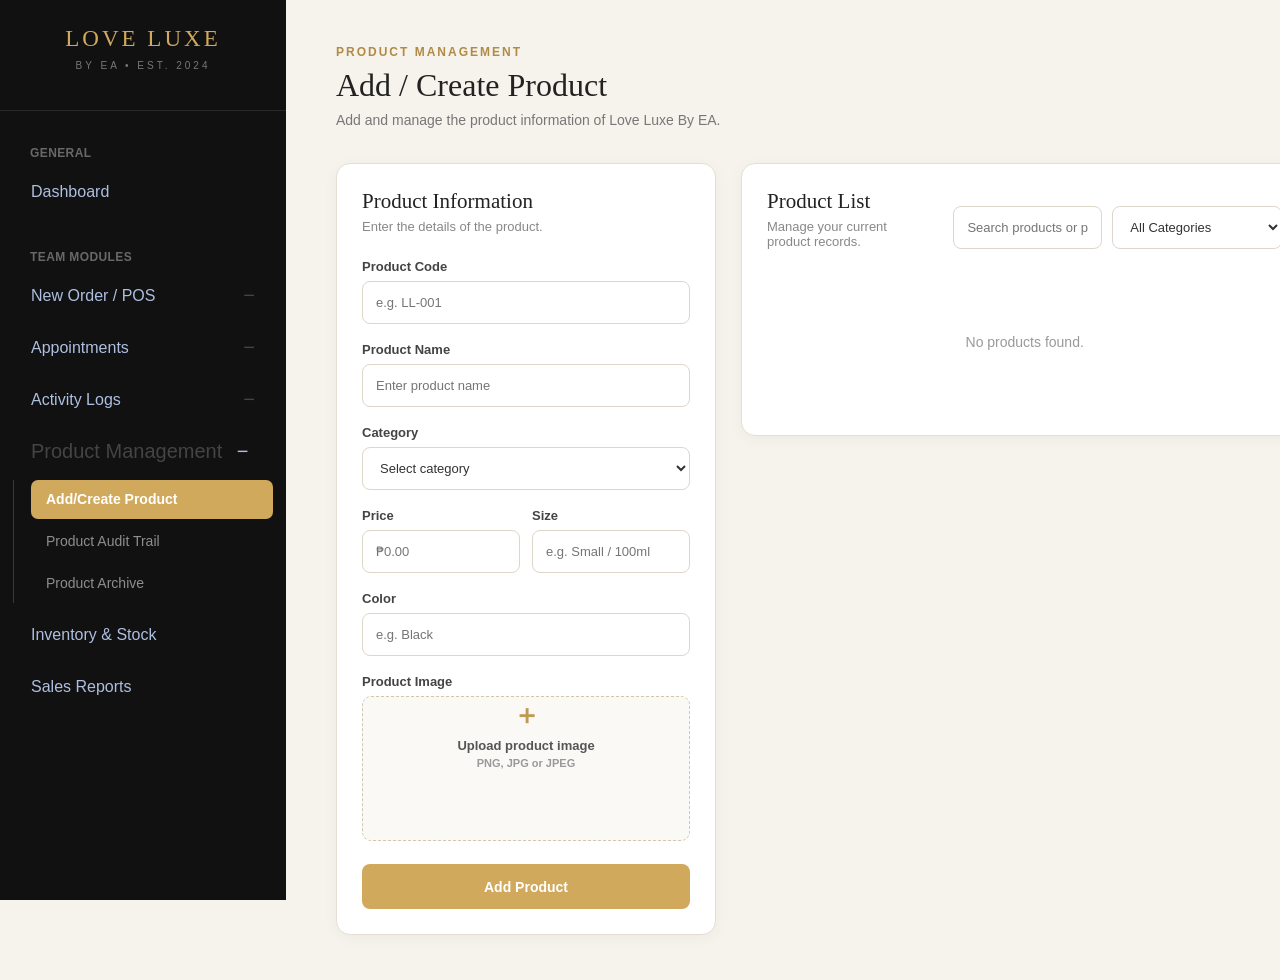
<file: index.html>
<!DOCTYPE html>
<html lang="en">
<head>
    <meta charset="UTF-8">
    <meta name="viewport" content="width=device-width, initial-scale=1.0">
    <title>Love Luxe By EA - Product Management</title>
    <link rel="stylesheet" href="index.css">
</head>
<body>

<aside class="sidebar">

    <div class="brand">
        <h1>LOVE LUXE</h1>
        <p>BY EA • EST. 2024</p>
    </div>

    <div class="menu-title">
        GENERAL
    </div>

    <a href="#" class="nav">
        Dashboard
    </a>

    <div class="menu-title">
        TEAM MODULES
    </div>

    <a href="#" class="nav">
        New Order / POS
        <span>−</span>
    </a>

    <a href="#" class="nav">
        Appointments
        <span>−</span>
    </a>

    <a href="#" class="nav">
        Activity Logs
        <span>−</span>
    </a>

    <div class="product-section">

        <a href="index.html" class="nav product-parent" id="productParent">
            <span>Product Management</span>

            <button
                type="button"
                class="menu-toggle"
                id="productToggle"
                onclick="toggleProductMenu(event)"
            >
                −
            </button>
        </a>

        <div class="submenu" id="productMenu">

            <a href="index.html" class="subnav" data-page="index.html">
                Add/Create Product
            </a>

            <a href="audit.html" class="subnav" data-page="audit.html">
                Product Audit Trail
            </a>

            <a href="archive.html" class="subnav" data-page="archive.html">
                Product Archive
            </a>

        </div>

    </div>

    <a href="#" class="nav">
        Inventory & Stock
    </a>

    <a href="#" class="nav">
        Sales Reports
    </a>

</aside>

<main class="main-content">

    <div class="page-header">

        <div>
            <p class="eyebrow">PRODUCT MANAGEMENT</p>

            <h2>Add / Create Product</h2>

            <p class="subtitle">
                Add and manage the product information of Love Luxe By EA.
            </p>
        </div>

    </div>

    <section class="content-grid">

        <div class="form-card">

            <div class="card-title">
                <h3>Product Information</h3>

                <p>
                    Enter the details of the product.
                </p>
            </div>

            <div class="form-group">

                <label for="productCode">
                    Product Code
                </label>

                <input
                    type="text"
                    id="productCode"
                    placeholder="e.g. LL-001"
                >

            </div>

            <div class="form-group">

                <label for="productName">
                    Product Name
                </label>

                <input
                    type="text"
                    id="productName"
                    placeholder="Enter product name"
                >

            </div>

            <div class="form-group">

                <label for="category">
                    Category
                </label>

                <select id="category">

                    <option value="">
                        Select category
                    </option>

                    <option value="Bags">
                        Bags
                    </option>

                    <option value="Clothing">
                        Clothing
                    </option>

                    <option value="Perfumes">
                        Perfumes
                    </option>

                    <option value="Body Care Products">
                        Body Care Products
                    </option>

                </select>

            </div>

            <div class="form-row">

                <div class="form-group">

                    <label for="price">
                        Price
                    </label>

                    <input
                        type="number"
                        id="price"
                        placeholder="₱0.00"
                    >

                </div>

                <div class="form-group">

                    <label for="size">
                        Size
                    </label>

                    <input
                        type="text"
                        id="size"
                        placeholder="e.g. Small / 100ml"
                    >

                </div>

            </div>

            <div class="form-group" id="colorGroup">

                <label for="color">
                    Color
                </label>

                <input
                    type="text"
                    id="color"
                    placeholder="e.g. Black"
                >

            </div>

            <div class="form-group">

                <label for="productImage">
                    Product Image
                </label>

                <label class="upload-box">

                    <input
                        type="file"
                        id="productImage"
                        accept="image/*"
                    >

                    <div id="uploadText">

                        <span>＋</span>

                        <p>
                            Upload product image
                        </p>

                        <small>
                            PNG, JPG or JPEG
                        </small>

                    </div>

                    <img
                        id="imagePreview"
                        alt="Product Preview"
                    >

                </label>

            </div>

            <button
                class="add-btn"
                onclick="addProduct()"
            >
                Add Product
            </button>

        </div>

        <div class="products-card">

            <div class="products-header">

                <div>

                    <h3>
                        Product List
                    </h3>

                    <p>
                        Manage your current product records.
                    </p>

                </div>

                <div class="filters">

                    <input
                        type="text"
                        id="searchInput"
                        placeholder="Search products or product code..."
                        oninput="displayProducts()"
                    >

                    <select
                        id="filterCategory"
                        onchange="displayProducts()"
                    >

                        <option value="">
                            All Categories
                        </option>

                        <option value="Bags">
                            Bags
                        </option>

                        <option value="Clothing">
                            Clothing
                        </option>

                        <option value="Perfumes">
                            Perfumes
                        </option>

                        <option value="Body Care Products">
                            Body Care Products
                        </option>

                    </select>

                </div>

            </div>

            <div id="productContainer">

                <div class="empty">
                    No products found.
                </div>

            </div>

        </div>

    </section>

</main>

<script src="script.js"></script>

</body>
</html>
</file>
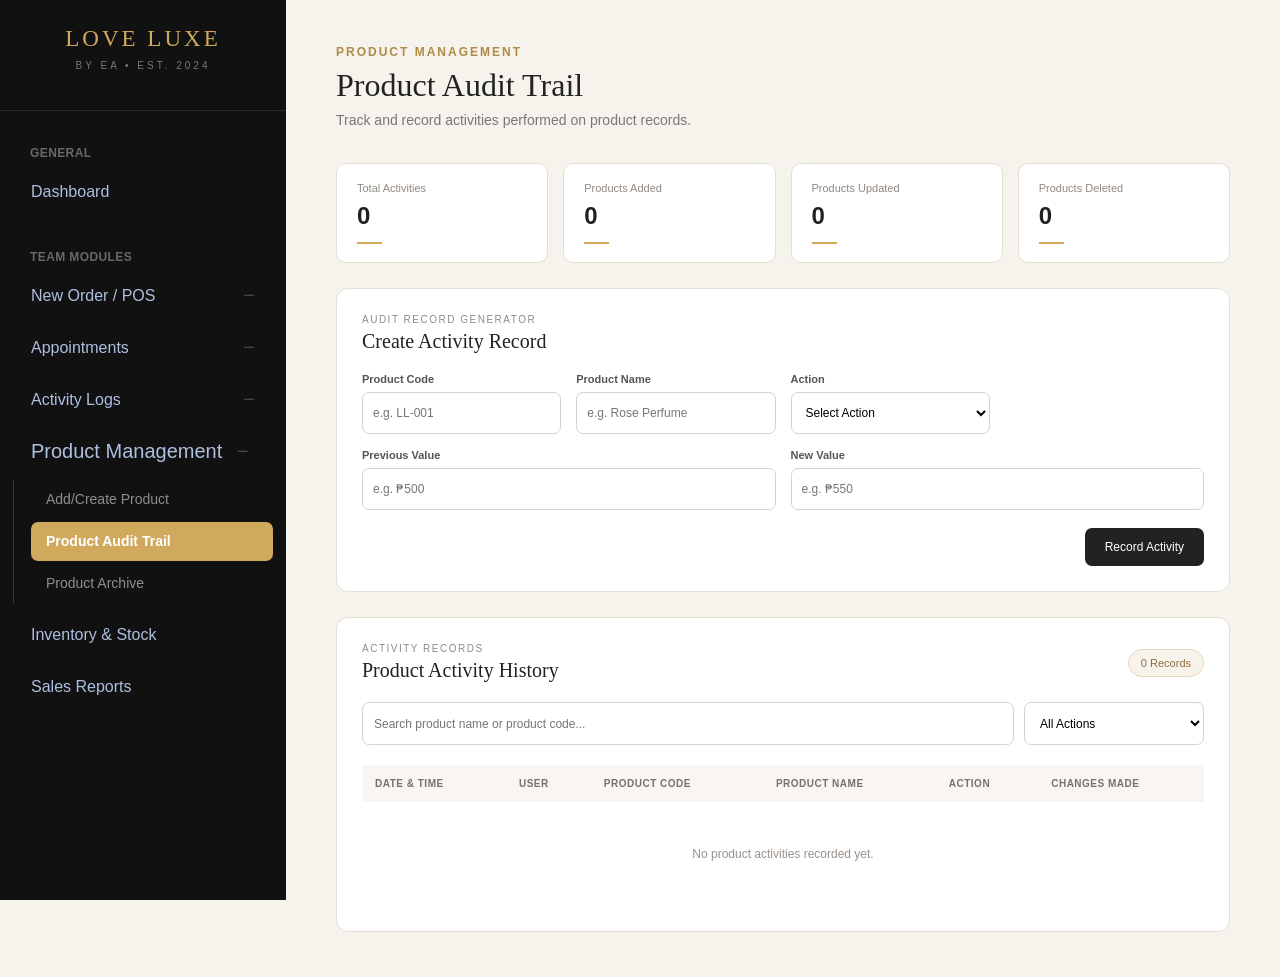
<file: audit.html>
<!DOCTYPE html>
<html lang="en">
<head>
    <meta charset="UTF-8">
    <meta name="viewport" content="width=device-width, initial-scale=1.0">
    <title>Love Luxe By EA - Product Audit Trail</title>
    <link rel="stylesheet" href="audit.css">
</head>
<body>

<aside class="sidebar">

    <div class="brand">
        <h1>LOVE LUXE</h1>
        <p>BY EA • EST. 2024</p>
    </div>

    <div class="menu-title">
        GENERAL
    </div>

    <a href="#" class="nav">
        Dashboard
    </a>

    <div class="menu-title">
        TEAM MODULES
    </div>

    <a href="#" class="nav">
        New Order / POS
        <span>−</span>
    </a>

    <a href="#" class="nav">
        Appointments
        <span>−</span>
    </a>

    <a href="#" class="nav">
        Activity Logs
        <span>−</span>
    </a>

    <div class="product-section">

        <a href="index.html" class="nav product-parent">
            <span>Product Management</span>

            <button
                type="button"
                class="menu-toggle"
                onclick="toggleProductMenu(event)"
                id="productArrow"
            >
                −
            </button>
        </a>

        <div class="submenu" id="productMenu">

            <a
                href="index.html"
                class="subnav"
                data-page="index.html"
            >
                Add/Create Product
            </a>

            <a
                href="audit.html"
                class="subnav"
                data-page="audit.html"
            >
                Product Audit Trail
            </a>

            <a
                href="archive.html"
                class="subnav"
                data-page="archive.html"
            >
                Product Archive
            </a>

        </div>

    </div>

    <a href="#" class="nav">
        Inventory & Stock
    </a>

    <a href="#" class="nav">
        Sales Reports
    </a>

</aside>

<main class="main-content">

    <div class="page-header">

        <div>
            <p class="eyebrow">
                PRODUCT MANAGEMENT
            </p>

            <h2>
                Product Audit Trail
            </h2>

            <p class="subtitle">
                Track and record activities performed on product records.
            </p>
        </div>

    </div>

    <section class="summary-grid">

        <div class="summary-card">

            <p>
                Total Activities
            </p>

            <h2 id="totalActivities">
                0
            </h2>

            <div class="summary-line"></div>

        </div>

        <div class="summary-card">

            <p>
                Products Added
            </p>

            <h2 id="addedCount">
                0
            </h2>

            <div class="summary-line"></div>

        </div>

        <div class="summary-card">

            <p>
                Products Updated
            </p>

            <h2 id="updatedCount">
                0
            </h2>

            <div class="summary-line"></div>

        </div>

        <div class="summary-card">

            <p>
                Products Deleted
            </p>

            <h2 id="deletedCount">
                0
            </h2>

            <div class="summary-line"></div>

        </div>

    </section>

    <section class="generator-section">

        <div class="section-header">

            <div>
                <p class="small-title">
                    AUDIT RECORD GENERATOR
                </p>

                <h2>
                    Create Activity Record
                </h2>
            </div>

        </div>

        <form id="auditForm">

            <div class="form-grid">

                <div class="form-group">

                    <label for="productCode">
                        Product Code
                    </label>

                    <input
                        type="text"
                        id="productCode"
                        placeholder="e.g. LL-001"
                        required
                    >

                </div>

                <div class="form-group">

                    <label for="productName">
                        Product Name
                    </label>

                    <input
                        type="text"
                        id="productName"
                        placeholder="e.g. Rose Perfume"
                        required
                    >

                </div>

                <div class="form-group">

                    <label for="action">
                        Action
                    </label>

                    <select
                        id="action"
                        required
                    >

                        <option value="">
                            Select Action
                        </option>

                        <option value="Added">
                            Added
                        </option>

                        <option value="Updated">
                            Updated
                        </option>

                        <option value="Deleted">
                            Deleted
                        </option>

                    </select>

                </div>

            </div>

            <div class="change-grid">

                <div class="form-group">

                    <label for="previousValue">
                        Previous Value
                    </label>

                    <input
                        type="text"
                        id="previousValue"
                        placeholder="e.g. ₱500"
                    >

                </div>

                <div class="form-group">

                    <label for="newValue">
                        New Value
                    </label>

                    <input
                        type="text"
                        id="newValue"
                        placeholder="e.g. ₱550"
                    >

                </div>

            </div>

            <div class="form-actions">

                <button
                    type="submit"
                    class="record-button"
                >
                    Record Activity
                </button>

            </div>

        </form>

    </section>

    <section class="audit-section">

        <div class="section-header">

            <div>

                <p class="small-title">
                    ACTIVITY RECORDS
                </p>

                <h2>
                    Product Activity History
                </h2>

            </div>

            <span
                class="record-count"
                id="recordCount"
            >
                0 Records
            </span>

        </div>

        <div class="toolbar">

            <input
                type="text"
                id="searchInput"
                placeholder="Search product name or product code..."
                oninput="displayAudit()"
            >

            <select
                id="actionFilter"
                onchange="displayAudit()"
            >

                <option value="">
                    All Actions
                </option>

                <option value="Added">
                    Added
                </option>

                <option value="Updated">
                    Updated
                </option>

                <option value="Deleted">
                    Deleted
                </option>

            </select>

        </div>

        <div class="table-container">

            <table>

                <thead>

                    <tr>
                        <th>Date & Time</th>
                        <th>User</th>
                        <th>Product Code</th>
                        <th>Product Name</th>
                        <th>Action</th>
                        <th>Changes Made</th>
                    </tr>

                </thead>

                <tbody id="auditTable"></tbody>

            </table>

            <div
                id="emptyMessage"
                class="empty"
            >
                No product activities recorded yet.
            </div>

        </div>

    </section>

</main>

<script src="audit.js"></script>

</body>
</html>
</file>
<file: index.css>
* {
    box-sizing: border-box;
    margin: 0;
    padding: 0;
}

body {
    font-family: Arial, sans-serif;
    background: #f6f3ed;
    color: #222;
}

.sidebar {
    position: fixed;
    left: 0;
    top: 0;
    width: 286px;
    height: 100vh;
    background: #111111;
    color: white;
    z-index: 1000;
    overflow-y: auto;
}

.brand {
    height: 111px;
    border-bottom: 1px solid #292929;
    text-align: center;
    padding-top: 26px;
}

.brand h1 {
    font-family: Georgia, serif;
    font-size: 23px;
    font-weight: 500;
    letter-spacing: 3px;
    color: #d0a95c;
}

.brand p {
    color: #777;
    font-size: 10px;
    letter-spacing: 3px;
    margin-top: 8px;
}

.menu-title {
    color: #686868;
    font-size: 12px;
    font-weight: bold;
    letter-spacing: .4px;
    margin: 35px 30px 8px;
}

.nav {
    display: flex;
    align-items: center;
    justify-content: space-between;
    margin: 0 13px 5px;
    padding: 13px 18px;
    min-height: 47px;
    border-radius: 9px;
    color: #aebfe0;
    text-decoration: none;
    font-size: 16px;
    line-height: 21px;
    transition: background .2s, color .2s;
}

.nav:hover {
    background: #1e1e1e;
}

.nav span {
    color: #444;
    font-size: 20px;
}

.product-section {
    width: 100%;
}

.nav.product-parent {
    width: calc(100% - 26px);
    height: 47px;
    display: flex;
    align-items: center;
    justify-content: space-between;
    color: #aebfe0;
    font-weight: normal;
}

.nav.product-parent:hover {
    background: #1e1e1e;
    color: #aebfe0;
}

.nav.product-parent.active {
    background: #d0a95c;
    color: white;
    font-weight: bold;
}

.menu-toggle {
    flex: 0 0 25px;
    width: 25px;
    height: 25px;
    min-width: 25px;
    min-height: 25px;
    margin: 0;
    padding: 0;
    border: none;
    background: transparent;
    color: inherit;
    font-size: 20px;
    line-height: 25px;
    cursor: pointer;
}

.submenu {
    margin: 2px 13px 8px;
    padding-left: 17px;
    border-left: 1px solid #393939;
}

.subnav {
    display: flex;
    align-items: center;
    width: 100%;
    height: 39px;
    min-height: 39px;
    padding: 10px 15px;
    margin-bottom: 3px;
    border-radius: 7px;
    color: #8e8e8e;
    text-decoration: none;
    font-size: 14px;
    line-height: 19px;
    font-weight: normal;
    transition: background .2s, color .2s;
}

.subnav:hover {
    background: #1e1e1e;
    color: #d0a95c;
}

.subnav.active {
    background: #d0a95c;
    color: white;
    font-weight: bold;
}

.main-content {
    width: calc(100% - 286px);
    margin-left: 286px;
    min-height: 100vh;
    padding: 45px 50px;
}

.page-header {
    margin-bottom: 35px;
}

.eyebrow {
    color: #b08b45;
    font-size: 12px;
    font-weight: bold;
    letter-spacing: 2px;
    margin-bottom: 8px;
}

.page-header h2 {
    font-family: Georgia, serif;
    font-size: 32px;
    font-weight: 500;
    color: #222;
}

.subtitle {
    margin-top: 8px;
    color: #777;
    font-size: 14px;
}

.content-grid {
    display: grid;
    grid-template-columns: 380px 1fr;
    gap: 25px;
    align-items: start;
}

.form-card,
.products-card {
    background: white;
    border: 1px solid #e5dfd3;
    border-radius: 14px;
    padding: 25px;
    box-shadow: 0 3px 15px rgba(0, 0, 0, 0.04);
}

.card-title {
    margin-bottom: 25px;
}

.card-title h3,
.products-header h3 {
    font-family: Georgia, serif;
    font-size: 21px;
    font-weight: 500;
}

.card-title p,
.products-header p {
    color: #888;
    font-size: 13px;
    margin-top: 5px;
}

.form-group {
    margin-bottom: 18px;
}

.form-group label {
    display: block;
    font-size: 13px;
    font-weight: bold;
    margin-bottom: 7px;
    color: #444;
}

.form-group input,
.form-group select,
.filters input,
.filters select {
    width: 100%;
    height: 43px;
    padding: 0 13px;
    border: 1px solid #ddd7ca;
    border-radius: 8px;
    background: #fff;
    color: #333;
    outline: none;
    font-size: 13px;
}

.form-group input:focus,
.form-group select:focus,
.filters input:focus,
.filters select:focus {
    border-color: #d0a95c;
}

.form-row {
    display: grid;
    grid-template-columns: 1fr 1fr;
    gap: 12px;
}

.upload-box {
    height: 145px;
    border: 1.5px dashed #d4c6aa;
    border-radius: 9px;
    display: flex;
    align-items: center;
    justify-content: center;
    text-align: center;
    cursor: pointer;
    overflow: hidden;
    background: #faf9f6;
}

.upload-box input {
    display: none;
}

#uploadText span {
    font-size: 27px;
    color: #c09a55;
}

#uploadText p {
    font-size: 13px;
    font-weight: bold;
    color: #555;
    margin-top: 5px;
}

#uploadText small {
    color: #999;
    font-size: 11px;
    display: block;
    margin-top: 4px;
}

#imagePreview {
    width: 100%;
    height: 100%;
    object-fit: contain;
    display: none;
}

.add-btn {
    width: 100%;
    height: 45px;
    border: none;
    border-radius: 8px;
    background: #d0a95c;
    color: white;
    font-size: 14px;
    font-weight: bold;
    cursor: pointer;
    margin-top: 5px;
}

.add-btn:hover {
    background: #b99148;
}

.products-header {
    display: flex;
    justify-content: space-between;
    align-items: flex-end;
    gap: 20px;
    margin-bottom: 25px;
}

.filters {
    display: flex;
    gap: 10px;
    width: 430px;
}

.filters input {
    flex: 1;
}

.filters select {
    width: 170px;
}

#productContainer {
    display: grid;
    grid-template-columns: repeat(auto-fill, minmax(240px, 1fr));
    gap: 18px;
}

.product-card {
    border: 1px solid #e7e0d4;
    border-radius: 12px;
    overflow: hidden;
    background: #fff;
}

.product-card img {
    width: 100%;
    height: 190px;
    object-fit: cover;
    background: #f4f1eb;
}

.product-info {
    padding: 17px;
}

.product-code {
    display: inline-block;
    font-size: 11px;
    color: #b08b45;
    font-weight: bold;
    letter-spacing: .5px;
    margin-bottom: 5px;
}

.product-info h3 {
    font-family: Georgia, serif;
    font-size: 18px;
    font-weight: 500;
    margin-bottom: 7px;
}

.category {
    display: inline-block;
    background: #f4eee2;
    color: #8d6c35;
    padding: 5px 8px;
    border-radius: 5px;
    font-size: 10px;
    font-weight: bold;
}

.product-details {
    color: #777;
    font-size: 12px;
    margin-top: 10px;
}

.product-bottom {
    display: flex;
    align-items: center;
    justify-content: space-between;
    margin-top: 15px;
    padding-top: 12px;
    border-top: 1px solid #eee;
}

.price {
    font-size: 16px;
    font-weight: bold;
    color: #333;
}

.actions {
    display: flex;
    gap: 5px;
}

.actions button {
    border: 1px solid #ddd;
    background: white;
    border-radius: 6px;
    padding: 6px 9px;
    font-size: 11px;
    cursor: pointer;
}

.actions button:hover {
    border-color: #d0a95c;
    color: #a17b38;
}

.empty {
    grid-column: 1 / -1;
    text-align: center;
    padding: 60px 20px;
    color: #999;
    font-size: 14px;
}

@media (max-width: 1100px) {
    .content-grid {
        grid-template-columns: 1fr;
    }

    .form-card {
        max-width: 100%;
    }

    .products-header {
        align-items: flex-start;
        flex-direction: column;
    }

    .filters {
        width: 100%;
    }
}

@media (max-width: 700px) {
    .sidebar {
        width: 220px;
    }

    .main-content {
        width: calc(100% - 220px);
        margin-left: 220px;
        padding: 30px 20px;
    }

    .form-row {
        grid-template-columns: 1fr;
    }

    .filters {
        flex-direction: column;
    }

    .filters select {
        width: 100%;
    }
}
</file>
<file: audit.css>
* {
    box-sizing: border-box;
    margin: 0;
    padding: 0;
}

body {
    font-family: Arial, sans-serif;
    background: #f6f3ed;
    color: #222;
}

.sidebar {
    position: fixed;
    left: 0;
    top: 0;
    width: 286px;
    height: 100vh;
    background: #111111;
    color: white;
    z-index: 1000;
    overflow-y: auto;
}

.brand {
    height: 111px;
    border-bottom: 1px solid #292929;
    text-align: center;
    padding-top: 26px;
}

.brand h1 {
    font-family: Georgia, serif;
    font-size: 23px;
    font-weight: 500;
    letter-spacing: 3px;
    color: #d0a95c;
}

.brand p {
    color: #777;
    font-size: 10px;
    letter-spacing: 3px;
    margin-top: 8px;
}

.menu-title {
    color: #686868;
    font-size: 12px;
    font-weight: bold;
    letter-spacing: .4px;
    margin: 35px 30px 8px;
}

.nav {
    display: flex;
    align-items: center;
    justify-content: space-between;
    margin: 0 13px 5px;
    padding: 13px 18px;
    min-height: 47px;
    height: 47px;
    border-radius: 9px;
    color: #aebfe0;
    text-decoration: none;
    font-size: 16px;
    line-height: 21px;
    transition: background .2s, color .2s;
}

.nav:hover {
    background: #1e1e1e;
}

.nav span {
    color: #444;
    font-size: 20px;
}

.product-section {
    width: 100%;
}

.nav.product-parent {
    width: calc(100% - 26px);
    height: 47px;
    min-height: 47px;
    display: flex;
    align-items: center;
    justify-content: space-between;
    color: #aebfe0;
    font-weight: normal;
}

.nav.product-parent:hover {
    background: #1e1e1e;
    color: #aebfe0;
}

.nav.product-parent > span {
    color: #aebfe0;
    font-weight: normal;
}

.menu-toggle {
    flex: 0 0 25px;
    width: 25px;
    height: 25px;
    min-width: 25px;
    min-height: 25px;
    margin: 0;
    padding: 0;
    border: none;
    background: transparent;
    color: #444;
    font-size: 20px;
    line-height: 25px;
    cursor: pointer;
}

.menu-toggle:hover {
    color: #d0a95c;
}

.submenu {
    margin: 2px 13px 8px;
    padding-left: 17px;
    border-left: 1px solid #393939;
}

.subnav {
    display: flex;
    align-items: center;
    width: 100%;
    height: 39px;
    min-height: 39px;
    padding: 10px 15px;
    margin-bottom: 3px;
    border-radius: 7px;
    color: #8e8e8e;
    text-decoration: none;
    font-size: 14px;
    line-height: 19px;
    font-weight: normal;
    transition: background .2s, color .2s;
}

.subnav:hover {
    background: #1e1e1e;
    color: #d0a95c;
}

.subnav.active {
    background: #d0a95c;
    color: white;
    font-weight: bold;
}

.main-content {
    width: calc(100% - 286px);
    margin-left: 286px;
    min-height: 100vh;
    padding: 45px 50px;
}

.page-header {
    margin-bottom: 35px;
}

.eyebrow {
    color: #b08b45;
    font-size: 12px;
    font-weight: bold;
    letter-spacing: 2px;
    margin-bottom: 8px;
}

.page-header h2 {
    font-family: Georgia, serif;
    font-size: 32px;
    font-weight: 500;
    color: #222;
}

.subtitle {
    margin-top: 8px;
    color: #777;
    font-size: 14px;
}

.summary-grid {
    display: grid;
    grid-template-columns: repeat(4, 1fr);
    gap: 15px;
    margin-bottom: 25px;
}

.summary-card {
    background: white;
    border: 1px solid #e5dfd3;
    border-radius: 10px;
    padding: 18px 20px;
}

.summary-card p {
    font-size: 11px;
    color: #918982;
    margin-bottom: 8px;
}

.summary-card h2 {
    font-size: 24px;
    font-weight: 600;
}

.summary-line {
    width: 25px;
    height: 2px;
    background: #d0a95c;
    margin-top: 12px;
}

.generator-section,
.audit-section {
    background: white;
    border: 1px solid #e5dfd3;
    border-radius: 12px;
    padding: 25px;
}

.generator-section {
    margin-bottom: 25px;
}

.section-header {
    display: flex;
    justify-content: space-between;
    align-items: center;
    margin-bottom: 20px;
}

.small-title {
    font-size: 10px;
    letter-spacing: 1.5px;
    color: #918982;
    margin-bottom: 5px;
}

.section-header h2 {
    font-family: Georgia, serif;
    font-size: 20px;
    font-weight: 500;
}

.form-grid {
    display: grid;
    grid-template-columns: repeat(4, 1fr);
    gap: 15px;
}

.change-grid {
    display: grid;
    grid-template-columns: 1fr 1fr;
    gap: 15px;
    margin-top: 15px;
}

.form-group {
    display: flex;
    flex-direction: column;
}

.form-group label {
    font-size: 11px;
    font-weight: bold;
    color: #555;
    margin-bottom: 7px;
}

.form-group input,
.form-group select {
    width: 100%;
    height: 42px;
    border: 1px solid #d9d2cd;
    border-radius: 7px;
    padding: 10px;
    outline: none;
    font-size: 12px;
    background: white;
}

.form-group input:focus,
.form-group select:focus {
    border-color: #d0a95c;
}

.form-actions {
    display: flex;
    justify-content: flex-end;
    margin-top: 18px;
}

.record-button {
    border: none;
    background: #222;
    color: white;
    padding: 12px 20px;
    border-radius: 7px;
    font-size: 12px;
    cursor: pointer;
    transition: .2s;
}

.record-button:hover {
    background: #8b7045;
}

.record-count {
    font-size: 11px;
    color: #8b7045;
    background: #f8f3ea;
    border: 1px solid #e5d7bf;
    padding: 7px 12px;
    border-radius: 20px;
}

.toolbar {
    display: grid;
    grid-template-columns: 1fr 180px;
    gap: 10px;
    margin-bottom: 20px;
}

.toolbar input,
.toolbar select {
    width: 100%;
    height: 43px;
    border: 1px solid #d9d2cd;
    border-radius: 7px;
    padding: 11px;
    outline: none;
    font-size: 12px;
    background: white;
}

.toolbar input:focus,
.toolbar select:focus {
    border-color: #d0a95c;
}

.table-container {
    overflow-x: auto;
}

table {
    width: 100%;
    border-collapse: collapse;
    min-width: 850px;
}

th {
    text-align: left;
    padding: 13px;
    background: #f8f5f2;
    color: #77706b;
    font-size: 10px;
    letter-spacing: .5px;
    text-transform: uppercase;
}

td {
    padding: 15px 13px;
    border-bottom: 1px solid #eee9e5;
    font-size: 12px;
}

tbody tr:hover {
    background: #fcfaf8;
}

.action-badge {
    display: inline-block;
    padding: 5px 9px;
    border-radius: 20px;
    font-size: 10px;
    font-weight: 600;
}

.action-added {
    background: #f1eee9;
    color: #665b4d;
}

.action-updated {
    background: #f7f0e4;
    color: #8b7045;
}

.action-deleted {
    background: #eeeae7;
    color: #6b625c;
}

.empty {
    text-align: center;
    padding: 45px;
    color: #99918b;
    font-size: 12px;
}

@media (max-width: 1100px) {

    .form-grid {
        grid-template-columns: repeat(2, 1fr);
    }

    .summary-grid {
        grid-template-columns: repeat(2, 1fr);
    }

}

@media (max-width: 700px) {

    .sidebar {
        width: 220px;
    }

    .main-content {
        width: calc(100% - 220px);
        margin-left: 220px;
        padding: 30px 20px;
    }

    .summary-grid {
        grid-template-columns: 1fr;
    }

    .form-grid,
    .change-grid {
        grid-template-columns: 1fr;
    }

    .toolbar {
        grid-template-columns: 1fr;
    }

}

@media (max-width: 500px) {

    .sidebar {
        display: none;
    }

    .main-content {
        width: 100%;
        margin-left: 0;
        padding: 25px 15px;
    }

}
</file>
